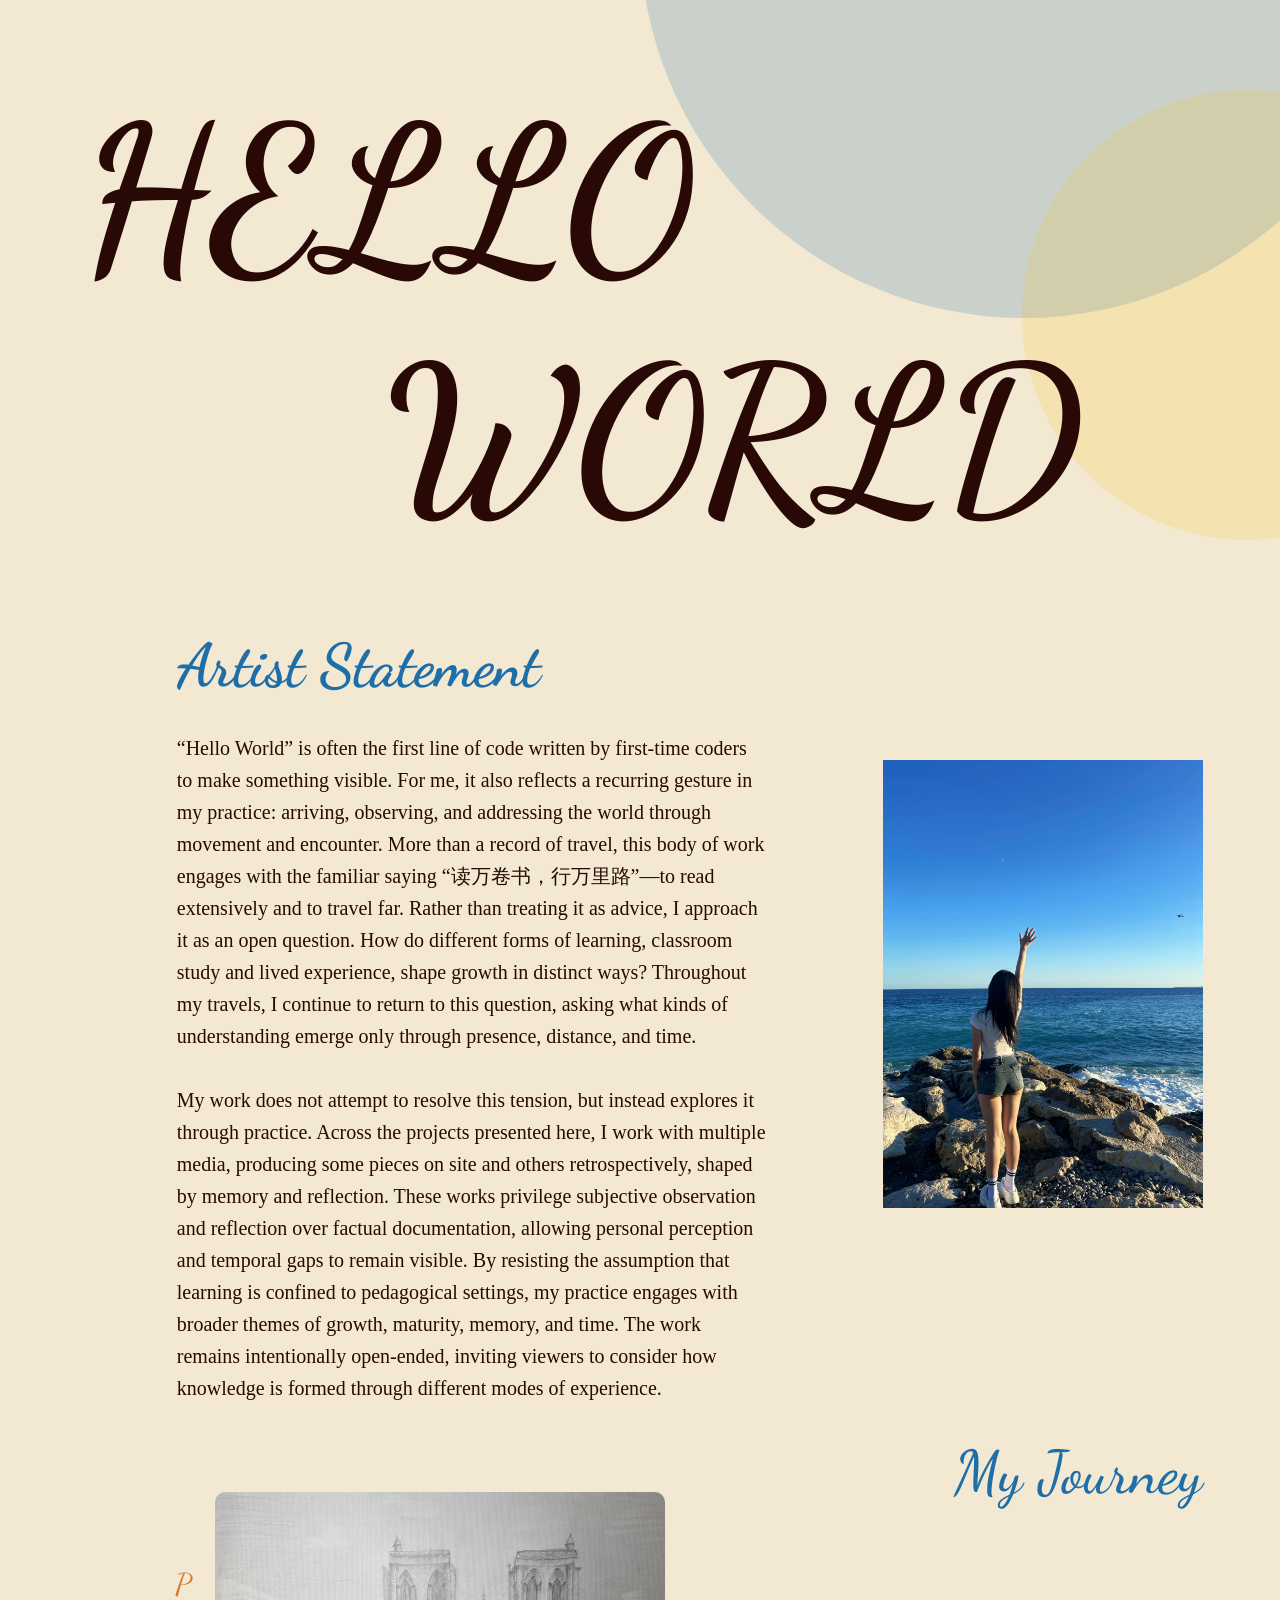
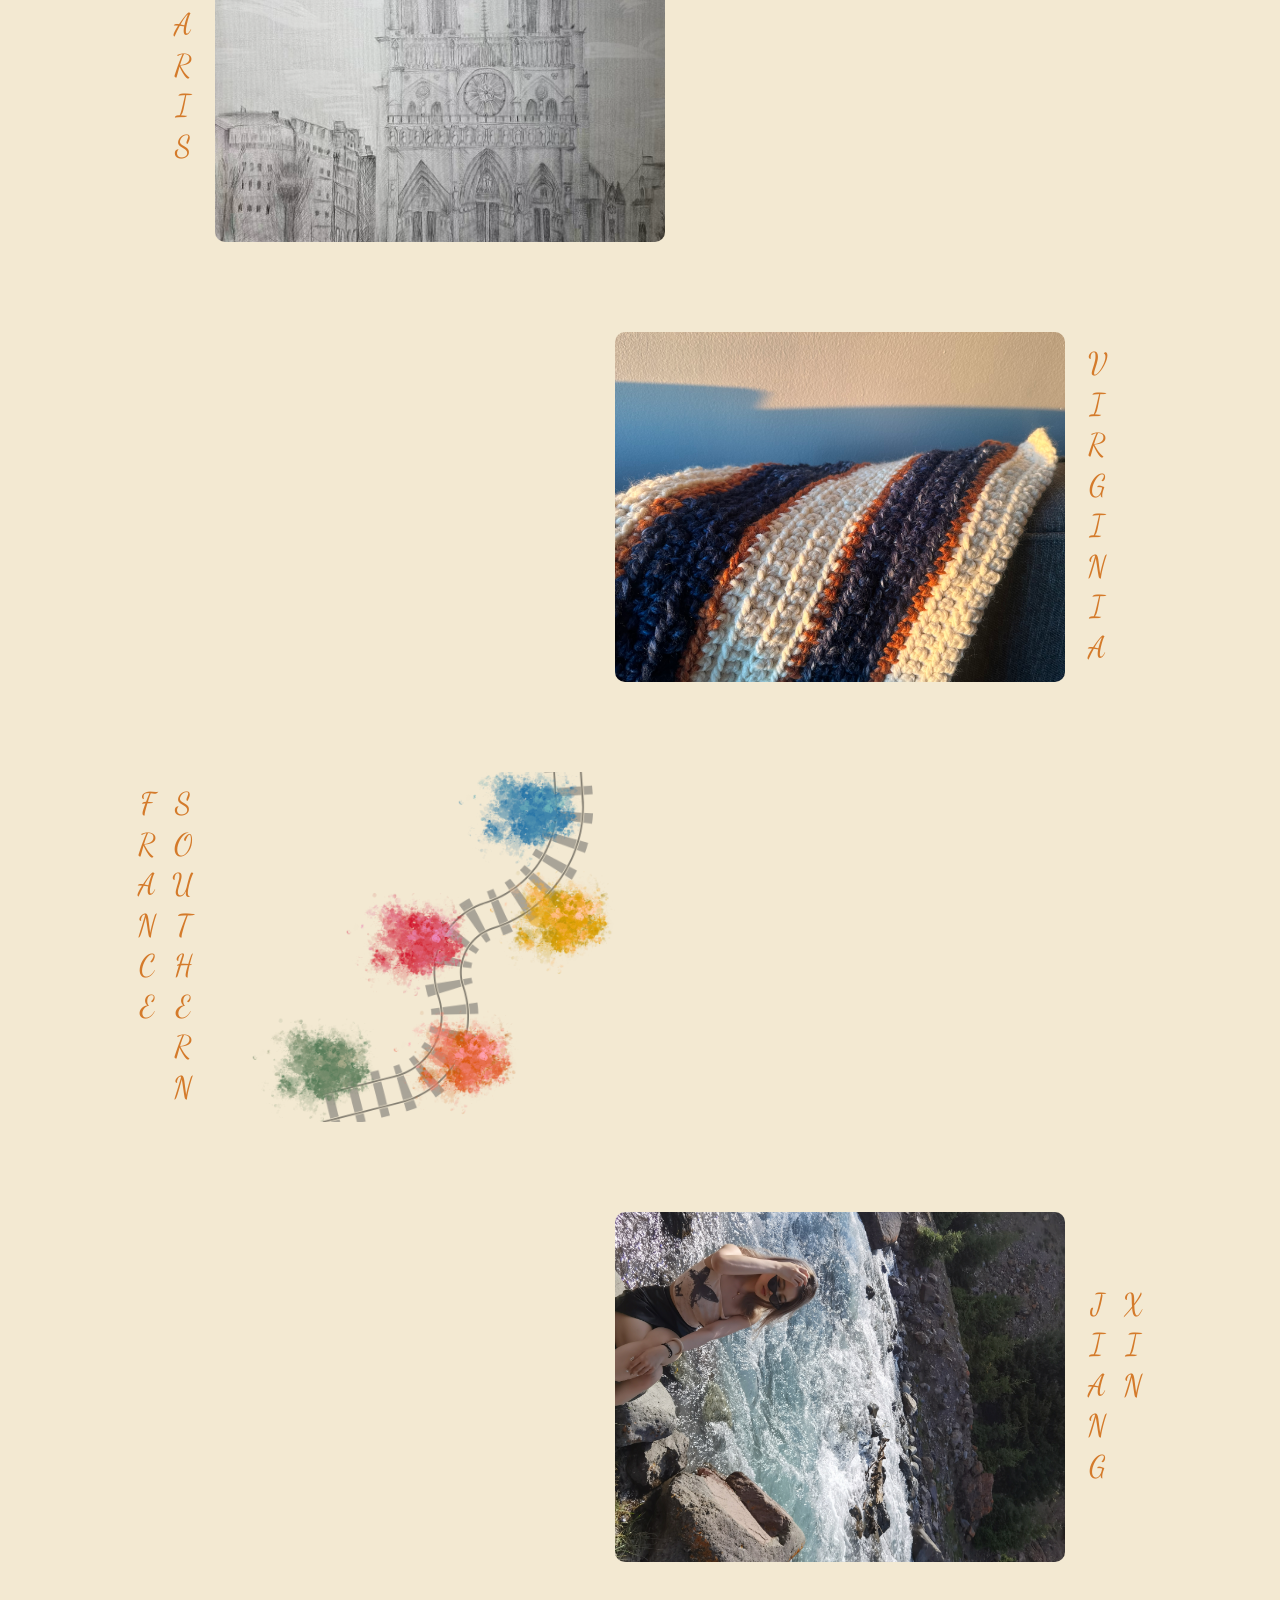
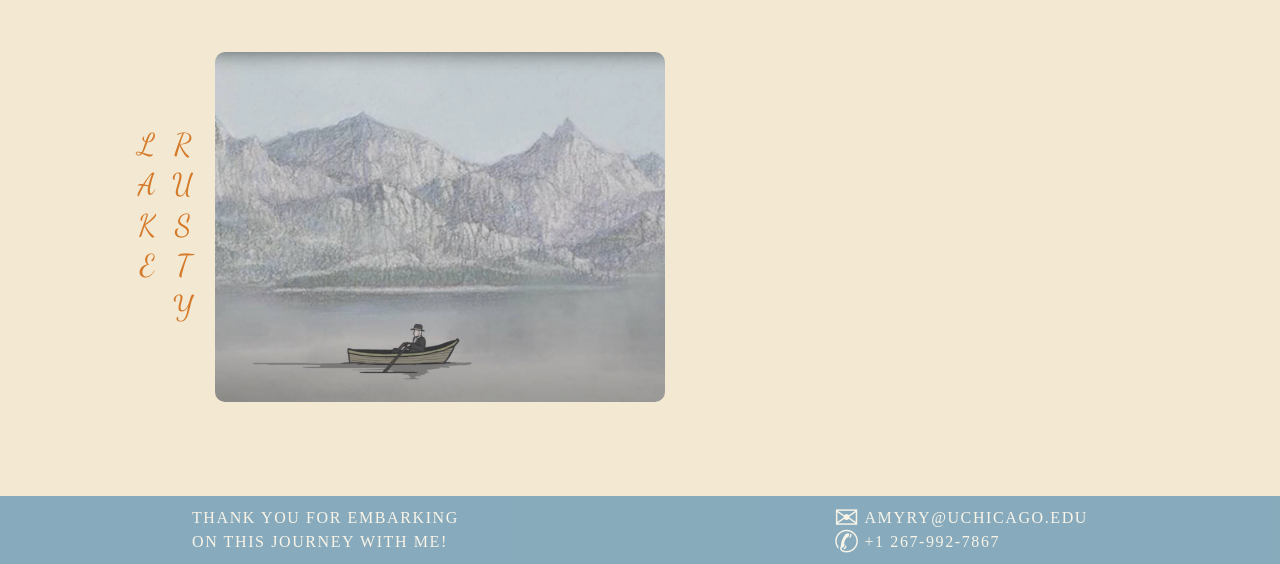
<file: index.html>
<!DOCTYPE html>
<html lang="en-US">
  <head>
    <meta charset="utf-8" />
    <meta name="viewport" content="width=device-width, initial-scale=1.0" />
    <meta name="author" content="Amy Ren" />
    <meta name="description" content="MADD Portfolio" />
    <title>HELLO WORLD</title>
    <link rel="stylesheet" href="styles.css" />
  </head>

  <body>
    <div class="blue-circle"></div>
    <div class="yellow-circle"></div>
    <div class="title">
      <h1 class="left">HELLO</h1>
      <h1 class="right">WORLD</h1>
    </div>

    <section class="artist">
      <h2>Artist Statement</h2>
      <p>
        “Hello World” is often the first line of code written by first-time coders to make something visible. For me, it also reflects a recurring gesture in my practice: arriving, observing, and addressing the world through movement and encounter. More than a record of travel, this body of work engages with the familiar saying “读万卷书，行万里路”—to read extensively and to travel far. Rather than treating it as advice, I approach it as an open question. How do different forms of learning, classroom study and lived experience, shape growth in distinct ways? Throughout my travels, I continue to return to this question, asking what kinds of understanding emerge only through presence, distance, and time.
        <br /><br />
        My work does not attempt to resolve this tension, but instead explores it through practice. Across the projects presented here, I work with multiple media, producing some pieces on site and others retrospectively, shaped by memory and reflection. These works privilege subjective observation and reflection over factual documentation, allowing personal perception and temporal gaps to remain visible. By resisting the assumption that learning is confined to pedagogical settings, my practice engages with broader themes of growth, maturity, memory, and time. The work remains intentionally open-ended, inviting viewers to consider how knowledge is formed through different modes of experience.
      </p>
      <img class="myimage" src="images/homepage.jpg" alt="my portrait" />
      <h2 class="myjourney-title">My Journey</h2>
    </section>

    <section class="journey">
      <div class="projects">
        <a href="paris/paris.html" class="project project-paris">
          <img src="images/paris1.png" alt="Paris" />
          <span class="label">PARIS</span>
        </a>
        <a href="virginia/virginia.html" class="project project-uva">
          <img src="images/uva1.jpeg" alt="UVA" />
          <span class="label">VIRGINIA</span>
        </a>
        <a href="sfrance/sfrance.html" class="project project-sfrance">
          <img src="images/sf0.png" alt="Southern France" />
          <span class="label">SOUTHERN <br /> FRANCE</span>
        </a>
        <a href="xjiang/xjiang.html" class="project project-xjiang">
          <img src="images/xj5.jpeg" alt="Xinjiang" />
          <span class="label">XIN <br /> JIANG</span>
        </a>
        <a href="rlake/rlake.html" class="project project-rlake">
          <img src="images/rlake1.png" alt="Rusty Lake" />
          <span class="label">RUSTY <br /> LAKE</span>
        </a>
      </div>
    </section>

    <footer class="site-footer">
      <div class="footer-inner">
        <div class="footer-note">THANK YOU FOR EMBARKING<br />ON THIS JOURNEY WITH ME!</div>
        <div class="footer-contact">
          <div class="contact-row">
            <span class="contact-icon">✉</span>
            <a href="mailto:amyry@uchicago.edu">AMYRY@UCHICAGO.EDU</a>
          </div>
          <div class="contact-row">
            <span class="contact-icon">✆</span>
            <a href="tel:+12679927867">+1 267-992-7867</a>
          </div>
        </div>
      </div>
    </footer>
  </body>
</html>
</file>
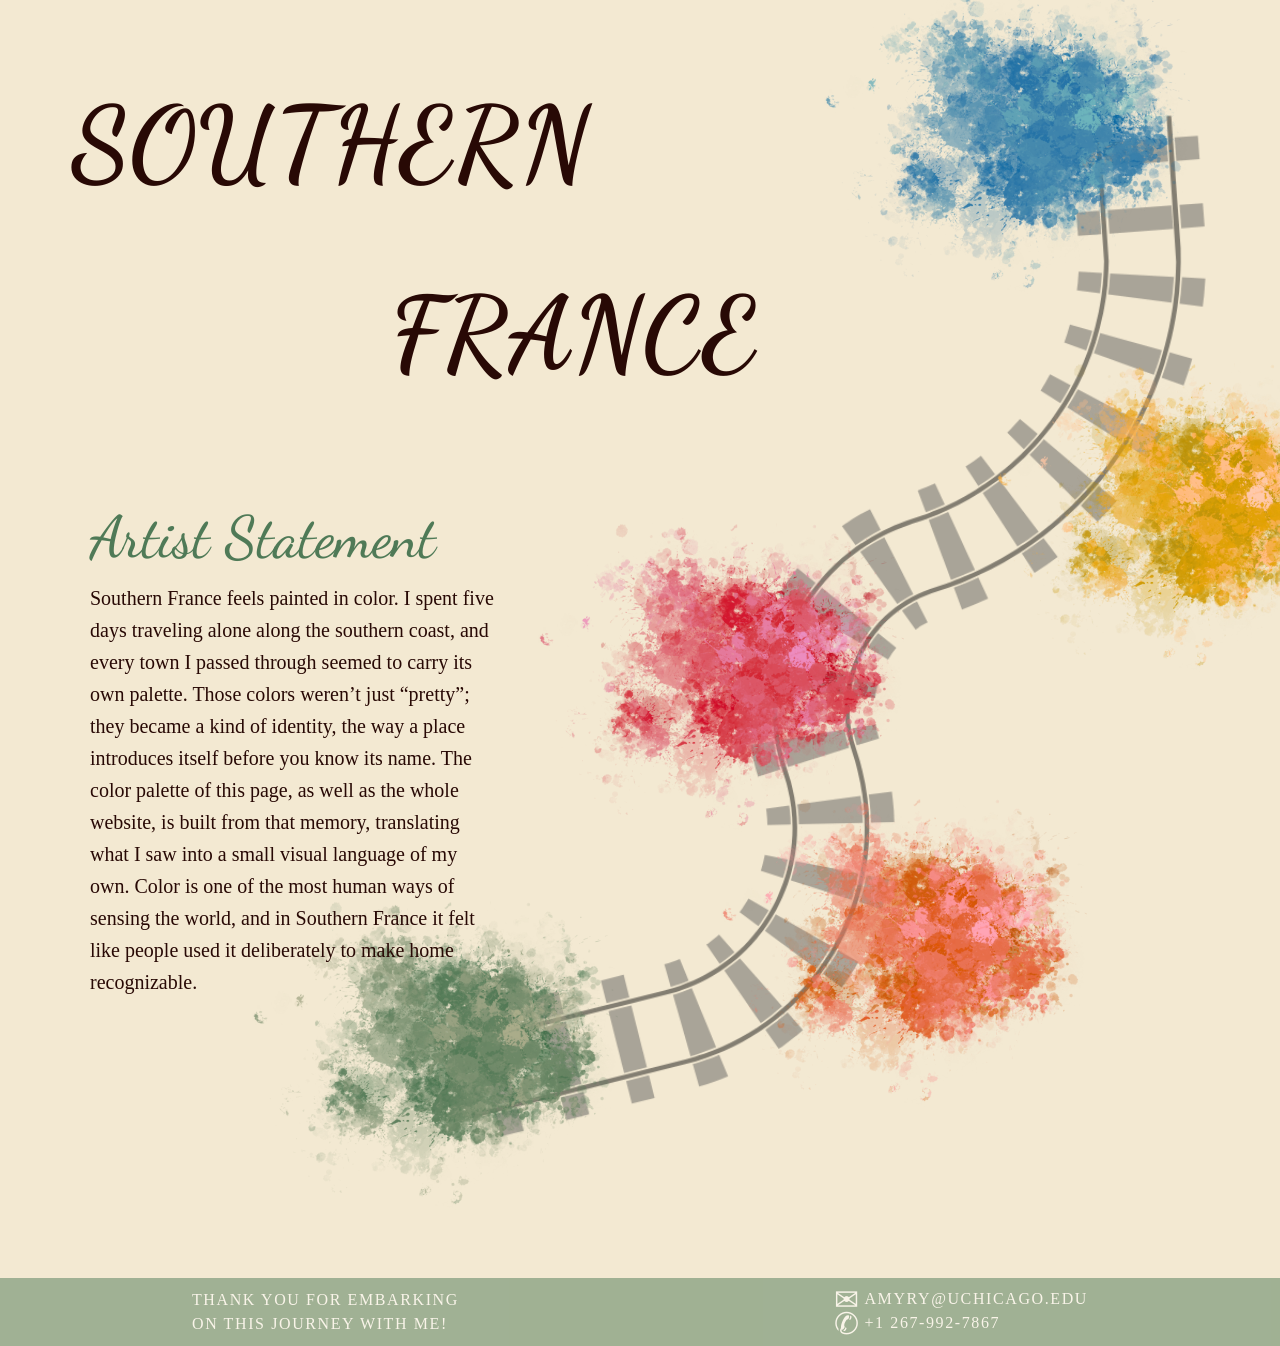
<file: sfrance/sfrance.html>
<!DOCTYPE html>
<html lang="en-US">
  <head>
    <meta charset="utf-8" />
    <meta name="viewport" content="width=device-width, initial-scale=1.0" />
    <title>SOUTHERN FRANCE</title>
    <link rel="stylesheet" href="sfrance.css?" />
  </head>

  <body>
    <main class="sf-stage">
      <div class="sf-inner">
        <section class="top">
          <div class="title">
            <h1 class="left">SOUTHERN</h1>
            <h1 class="right">FRANCE</h1>
          </div>
        </section>

        <div class="sf-canvas">
          <img class="sf-track" src="../images/sf1.png" alt="track" />
          <div class="sf-spots">
            <button class="spot spot-blue" type="button">
              <img src="../images/sf2.png" alt="blue splash" />
              <span class="spot-label">NICE</span>
            </button>
            <button class="spot spot-yellow" type="button">
              <img src="../images/sf3.png" alt="yellow splash" />
              <span class="spot-label">MENTO</span>
            </button>
            <button class="spot spot-red" type="button">
              <img src="../images/sf6.png" alt="red splash" />
              <span class="spot-label">MONACO</span>
            </button>
            <button class="spot spot-orange" type="button">
              <img src="../images/sf4.png" alt="orange splash" />
              <span class="spot-label">CANNES</span>
            </button>
            <button class="spot spot-green" type="button">
              <img src="../images/sf5.png" alt="green splash" />
              <span class="spot-label">ANTIBUS</span>
            </button>
          </div>

          <section class="sf-statement">
            <h2 class="sf-statement-title">Artist Statement</h2>
            <p class="sf-statement-p">
              Southern France feels painted in color. I spent five days traveling alone along the southern coast, and every town I passed through seemed to carry its own palette. Those colors weren’t just “pretty”; they became a kind of identity, the way a place introduces itself before you know its name. The color palette of this page, as well as the whole website, is built from that memory, translating what I saw into a small visual language of my own. Color is one of the most human ways of sensing the world, and in Southern France it felt like people used it deliberately to make home recognizable.
            </p>
          </section>
        </div>
      </div>
    </main>

    <footer class="site-footer">
      <div class="footer-inner">
        <div class="footer-note">THANK YOU FOR EMBARKING<br />ON THIS JOURNEY WITH ME!</div>
        <div class="footer-contact">
          <div class="contact-row"><span class="contact-icon">✉</span><a href="mailto:amyry@uchicago.edu">AMYRY@UCHICAGO.EDU</a></div>
          <div class="contact-row"><span class="contact-icon">✆</span><a href="tel:+12679927867">+1 267-992-7867</a></div>
        </div>
      </div>
    </footer>
  </body>
</html>
</file>
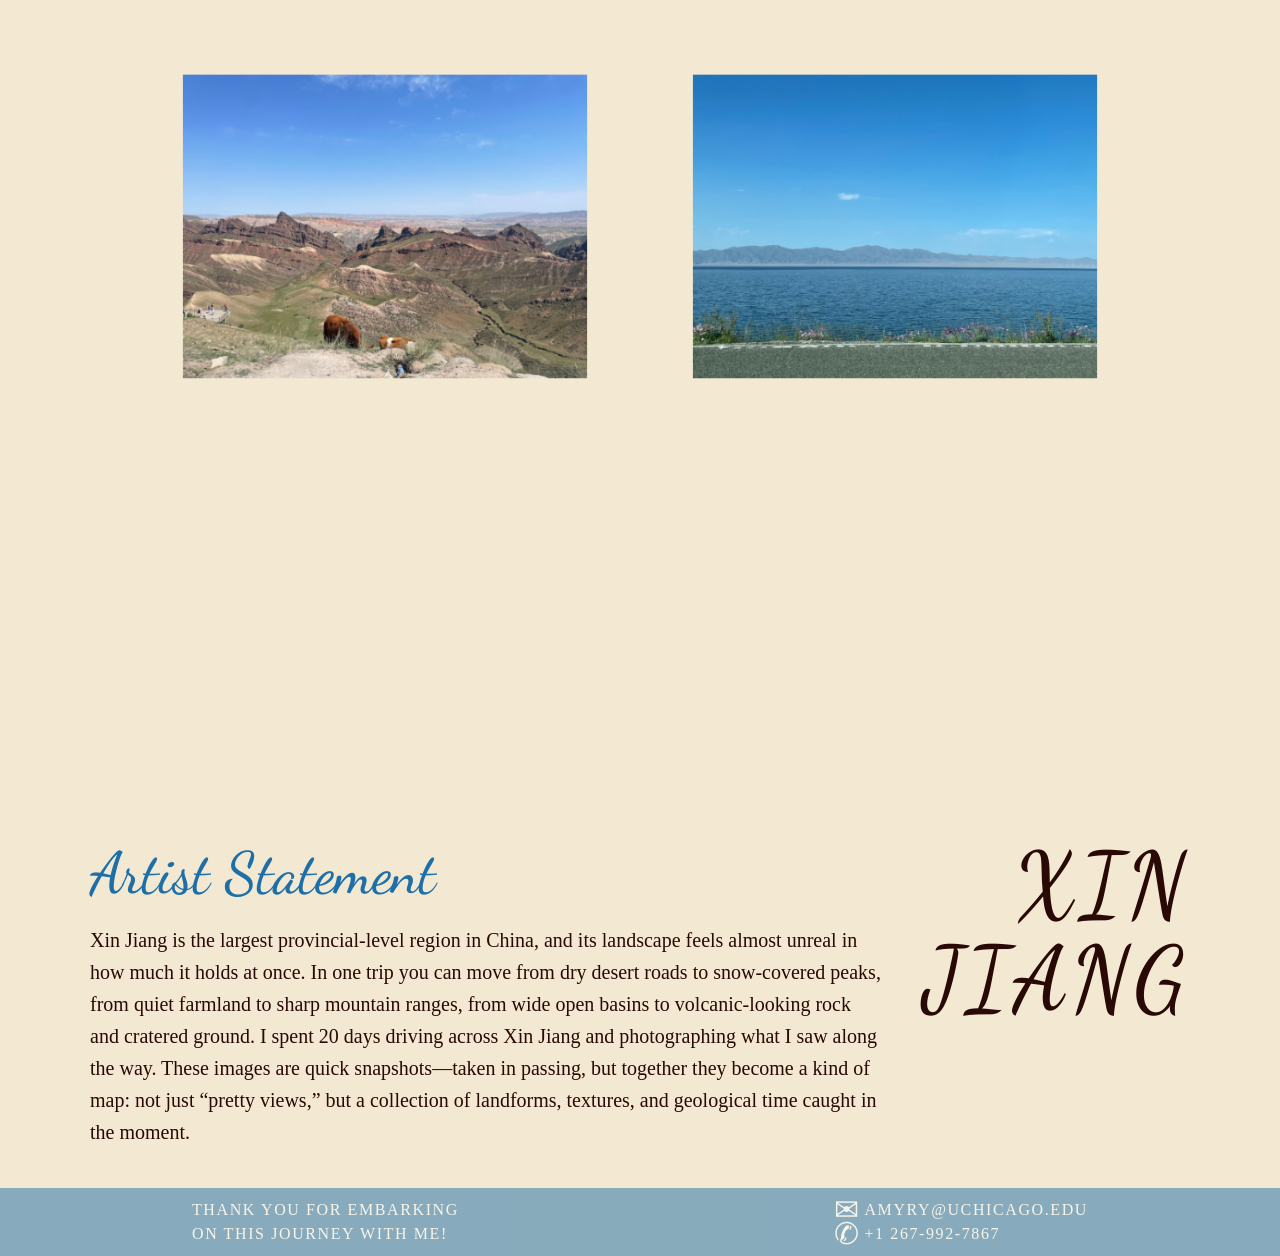
<file: xjiang/xjiang.html>
<!DOCTYPE html>
<html lang="en-US">
  <head>
    <meta charset="utf-8" />
    <meta name="viewport" content="width=device-width, initial-scale=1.0" />
    <title>XIN JIANG</title>
    <link rel="stylesheet" href="xjiang.css" />
  </head>

  <body>
    <main class="wrap">
      <section class="mosaic">
        <div class="mosaic-grid">
          <img class="tile tile-tl" src="../images/xj1.jpeg" alt="rock mountain" />
          <img class="tile tile-tr" src="../images/xj2.jpeg" alt="lake" />
          <img class="tile tile-bl" src="../images/xj3.jpeg" alt="dessert" />
          <img class="tile tile-br" src="../images/xj4.jpeg" alt="green mountain" />
          <img class="tile tile-center" src="../images/xj5.jpeg" alt="river" />
        </div>
      </section>

      <section class="lower">
        <div class="lower-left">
          <h2 class="script-title">Artist Statement</h2>
          <p class="statement-p">
            Xin Jiang is the largest provincial-level region in China, and its landscape feels almost unreal in how much it holds at once. In one trip you can move from dry desert roads to snow-covered peaks, from quiet farmland to sharp mountain ranges, from wide open basins to volcanic-looking rock and cratered ground. I spent 20 days driving across Xin Jiang and photographing what I saw along the way. These images are quick snapshots—taken in passing, but together they become a kind of map: not just “pretty views,” but a collection of landforms, textures, and geological time caught in the moment.
          </p>
        </div>
        <h1 class="page-title">XIN<br />JIANG</h1>
      </section>
    </main>

    <footer class="site-footer">
      <div class="footer-inner">
        <div class="footer-note">THANK YOU FOR EMBARKING<br />ON THIS JOURNEY WITH ME!</div>
        <div class="footer-contact">
          <div class="contact-row"><span class="contact-icon">✉</span><a href="mailto:amyry@uchicago.edu">AMYRY@UCHICAGO.EDU</a></div>
          <div class="contact-row"><span class="contact-icon">✆</span><a href="tel:+12679927867">+1 267-992-7867</a></div>
        </div>
      </div>
    </footer>

    <script src="xjiang.js"></script>
  </body>
</html>
</file>
<file: styles.css>
@import url("https://fonts.googleapis.com/css2?family=Dancing+Script:wght@400..700&display=swap");

:root {
  --ink: #280905;
  --bg: #f3e9d2;
  --blue: #1e6fa8;
  --yellow: #f4c42f;
  --side: clamp(16px, 6vw, 100px);
  --max: 1000px;
  --card-w: clamp(350px, 50vw, 450px);
  --card-h: clamp(250px, 40vw, 350px);
  --gap: clamp(90px, 10vh, 140px);
  --y1: clamp(140px, 18vh, 190px);
  --step: calc(var(--card-h) + var(--gap));
  --y2: calc(var(--y1) + var(--step));
  --y3: calc(var(--y1) + (var(--step) * 2));
  --y4: calc(var(--y1) + (var(--step) * 3));
  --y5: calc(var(--y1) + (var(--step) * 4));
  --xL: 30%;
  --xR: 70%;
}

html,
body {
  margin: 0;
  overflow-x: hidden;
}

body {
  font-family: "Dancing Script", Georgia, serif;
  color: var(--ink);
  background: var(--bg);
  position: relative;
}

h1 {
  margin: 0;
  font-size: 200px;
  line-height: 1.2;
}

h2 {
  margin: clamp(30px, 6vw, 60px) var(--side) clamp(12px, 3vw, 20px) var(--side);
  font-size: clamp(28px, 5vw, 60px);
  color: var(--blue);
}

p {
  margin: 10px var(--side) clamp(12px, 3vw, 18px) var(--side);
  max-width: 800px;
  font-size: clamp(16px, 2.2vw, 20px);
  line-height: 1.6;
  font-family: Georgia, serif;
}

.blue-circle,
.yellow-circle {
  position: absolute;
  border-radius: 50%;
  pointer-events: none;
  z-index: -1;
}

.blue-circle {
  top: -50vh;
  right: -10vw;
  width: clamp(420px, 60vw, 800px);
  height: clamp(420px, 60vw, 800px);
  background: var(--blue);
  opacity: 0.2;
}

.yellow-circle {
  top: 10vh;
  right: -15vw;
  width: clamp(250px, 40vw, 450px);
  height: clamp(250px, 40vw, 450px);
  background: var(--yellow);
  opacity: 0.2;
}

.title {
  margin: 80px 10px 10px 80px;
  width: 1000px;
  display: flex;
  flex-direction: column;
}

.left {
  align-self: flex-start;
}

.right {
  align-self: flex-end;
}

.artist {
  display: grid;
  grid-template-columns: minmax(0, 1fr) fit-content(clamp(220px, 30vw, 320px));
  column-gap: clamp(16px, 4vw, 40px);
  align-items: start;
  margin-left: 100px;
}

.artist h2 {
  grid-column: 1 / -1;
}

.artist p {
  grid-column: 1 / 2;
}

.myimage {
  grid-column: 2 / 3;
  width: clamp(220px, 30vw, 320px);
  height: clamp(300px, 35vw, 450px);
  object-fit: cover;
  margin-right: var(--side);
  margin-top: clamp(24px, 3vw, 44px);
  margin-left: 0;
}

.myjourney-title {
  grid-column: 2 / 3;
  justify-self: end;
  align-self: start;
  margin: clamp(15px, 2vw, 20px) var(--side) 0 0;
  text-align: right;
  font-weight: 500;
  line-height: 1.05;
}

.journey {
  padding-bottom: clamp(10px, 2.5vw, 24px);
}

.projects {
  position: relative;
  width: min(calc(100% - (var(--side) * 2)), var(--max));
  margin: 0 auto;
  min-height: calc(var(--y5) + (var(--card-h) / 2) + 70px);
}

.project {
  position: absolute;
  transform: translate(-50%, -50%);
  text-decoration: none;
  color: inherit;
}

.project img {
  width: var(--card-w);
  height: var(--card-h);
  display: block;
  object-fit: cover;
  border-radius: 10px;
}

.project:hover img {
  opacity: 0.8;
}

.label {
  position: absolute;
  top: 50%;
  transform: translateY(-50%);
  font-size: clamp(20px, 2.5vw, 30px);
  color: #d47a2a;
  letter-spacing: 0.15em;
  writing-mode: vertical-rl;
  text-orientation: upright;
  line-height: 1.2;
  font-weight: 100;
  white-space: nowrap;
}

.project-paris {
  left: var(--xL);
  top: var(--y1);
}

.project-uva {
  left: var(--xR);
  top: var(--y2);
}

.project-sfrance {
  left: var(--xL);
  top: var(--y3);
}

.project-xjiang {
  left: var(--xR);
  top: var(--y4);
}

.project-rlake {
  left: var(--xL);
  top: var(--y5);
}

.project-paris .label,
.project-sfrance .label,
.project-rlake .label {
  right: calc(100% + 14px);
}

.project-uva .label,
.project-xjiang .label {
  left: calc(100% + 14px);
}

.site-footer {
  background: #1e6fa8;
  opacity: 0.5;
}

.footer-inner {
  width: 70%;
  margin: 0 auto;
  padding: 10px;
  display: flex;
  align-items: center;
  justify-content: space-between;
}

.footer-note,
.footer-contact {
  font-family: Georgia, serif;
  color: #fff;
  font-size: 16px;
  letter-spacing: 0.1em;
  font-weight: 200;
  line-height: 1.5;
  text-transform: uppercase;
}


.footer-contact {
  display: flex;
  flex-direction: column;
  line-height: 0.8;
}

.contact-row {
  display: flex;
  gap: 10px;
  align-items: center;
}

.contact-icon {
  display: inline-block;
  width: 20px;
  font-size: 30px;
  color: #fff;
}

.footer-contact a {
  color: #fff;
  text-decoration: none;
}

.footer-contact a:hover {
  text-decoration: underline;
}
</file>
<file: sfrance/sfrance.css>
@import url("https://fonts.googleapis.com/css2?family=Dancing+Script:wght@400..700&display=swap");

:root {
  --ink: #280905;
  --bg: #f3e9d2;
  --blue: #4f7a57;
  --side: clamp(16px, 6vw, 100px);
  --top: clamp(40px, 8vw, 80px);
  --max: 1100px;
  --titleSize: clamp(60px, 8vw, 120px);
  --board: clamp(560px, 66vw, 980px);
  --spot: clamp(160px, 18vw, 250px);
  --nice: #1e6fa8;
  --mento: #f4c42f;
  --monaco: #d62929;
  --cannes: #e86a1d;
  --antibus: #4f7a57;
}

html,
body {
  margin: 0;
  padding: 0;
  overflow-x: hidden;
}

body {
  background: var(--bg);
  color: var(--ink);
  font-family: Georgia, serif;
}

.sf-inner {
  width: min(calc(100% - (var(--side) * 2)), var(--max));
  margin: 0 auto;
  padding: 0 0 2px;
}

.title {
  margin: 50px 0 0 300px;
  width: 200px;
  display: flex;
  flex-direction: column;
  font-family: "Dancing Script", Georgia, serif;
  font-weight: 200;
  line-height: 0.2;
  letter-spacing: 0.08em;
}

.title h1 {
  font-size: var(--titleSize);
}

.left {
  align-self: flex-end;
}

.right {
  align-self: flex-start;
}

.sf-canvas {
  position: relative;
  min-height: var(--board);
}

.sf-track {
  position: absolute;
  right: clamp(-220px, -120vw, -120px);
  top: clamp(-350px, -40vmin, -250px);
  width: calc(var(--board) + 250px);
  height: auto;
  display: block;
  pointer-events: none;
  user-select: none;
  z-index: 1;
}

.sf-spots {
  position: absolute;
  right: clamp(-150px, -50vw, -50px);
  top: clamp(-350px, -40vmin, -250px);
  width: calc(var(--board) + 300px);
  aspect-ratio: 1/1;
  z-index: 2;
}

.spot {
  position: absolute;
  width: var(--spot);
  padding: 0;
  border: 0;
  background: transparent;
  transform: translate(-50%, -50%);
}

.spot img {
  width: 165%;
  height: auto;
  display: block;
  transition: opacity 180ms ease;
}

.spot:hover img {
  opacity: 0.3;
}

.spot-label {
  position: absolute;
  inset: 0;
  display: grid;
  place-items: center right;
  font-family: "Dancing Script", serif;
  font-weight: 800;
  font-size: clamp(30px, 4vmin, 50px);
  letter-spacing: 0.12em;
  text-transform: uppercase;
  opacity: 0;
  transition: opacity 180ms ease;
  pointer-events: none;
}

.spot:hover .spot-label {
  opacity: 1;
}

.spot-blue {
  left: 65%;
  top: 5%;
}

.spot-blue .spot-label {
  color: var(--nice);
}

.spot-yellow {
  left: 80%;
  top: 38%;
}

.spot-yellow .spot-label {
  color: var(--mento);
}

.spot-red {
  left: 40%;
  top: 52%;
}

.spot-red .spot-label {
  color: var(--monaco);
}

.spot-orange {
  left: 56%;
  top: 76%;
}

.spot-orange .spot-label {
  color: var(--cannes);
}

.spot-green {
  left: 15%;
  top: 85%;
}

.spot-green .spot-label {
  color: var(--antibus);
}

.sf-statement {
  position: absolute;
  left: 0;
  top: clamp(6px, 8vmin, 100px);
  width: clamp(280px, 32vw, 420px);
  z-index: 3;
}

.sf-statement-title {
  margin: 0 0 10px 0;
  font-family: "Dancing Script", Georgia, serif;
  font-size: clamp(34px, 4.6vw, 58px);
  color: var(--blue);
  font-weight: 500;
  text-align: left;
}

.sf-statement-p {
  margin: 0;
  font-size: clamp(16px, 2.2vw, 20px);
  line-height: 1.6;
  font-family: Georgia, serif;
  max-width: 800px;
}

.site-footer {
  background: #4f7a57;
  opacity: 0.5;
}

.footer-inner {
  width: 70%;
  margin: 0 auto;
  padding: 10px;
  display: flex;
  align-items: center;
  justify-content: space-between;
}

.footer-note,
.footer-contact {
  font-family: Georgia, serif;
  color: #fff;
  font-size: 16px;
  letter-spacing: 0.1em;
  font-weight: 200;
  line-height: 1.5;
  text-transform: uppercase;
}

.footer-contact {
  display: flex;
  flex-direction: column;
  line-height: 0.8;
}

.contact-row {
  display: flex;
  gap: 10px;
  align-items: center;
}

.contact-icon {
  display: inline-block;
  width: 20px;
  font-size: 30px;
  color: #fff;
}

.footer-contact a {
  color: #fff;
  text-decoration: none;
}

.footer-contact a:hover {
  text-decoration: underline;
}
</file>
<file: xjiang/xjiang.css>
@import url("https://fonts.googleapis.com/css2?family=Dancing+Script:wght@400..700&display=swap");

:root {
  --ink: #280905;
  --bg: #f3e9d2;
  --blue: #1e6fa8;
  --side: clamp(16px, 6vw, 100px);
  --max: 1100px;
  --tileGap: clamp(30px, 8vw, 40px);
  --imgRatio: 4 / 3;
}


html,
body {
  margin: 0;
  padding: 0;
  box-sizing: border-box;
  overflow-x: hidden;
}

body {
  background: var(--bg);
  color: var(--ink);
  font-family: Georgia, serif;
}

.wrap {
  width: min(calc(100% - (var(--side) * 2)), var(--max));
  margin: 0 auto;
  padding: clamp(22px, 4vw, 40px) 0;
}

.mosaic-grid {
  position: relative;
  width: min(100%, 980px);
  margin: 0 auto;
  display: grid;
  grid-template-columns: 1fr 1fr;
  gap: var(--tileGap);
  padding-top: clamp(6px, 1vw, 10px);
  overflow: visible;
  --tileW: calc((100% - var(--tileGap)) / 2);
}

.tile {
  width: 100%;
  aspect-ratio: var(--imgRatio);
  object-fit: cover;
  object-position: center;
  display: block;
  background: var(--bg);
  opacity: 0;
  transform: translate(0, 0) scale(0.86);
  transition: transform 760ms cubic-bezier(0.2, 0.8, 0.2, 1), opacity 760ms ease;
  will-change: transform, opacity;
}

.tile-tl {
  transform: translate(-30vw, -30vh) scale(0.86);
}

.tile-tr {
  transform: translate(30vw, -30vh) scale(0.86);
}

.tile-bl {
  transform: translate(-30vw, 30vh) scale(0.86);
}

.tile-br {
  transform: translate(30vw, 30vh) scale(0.86);
}

.tile-center {
  position: absolute;
  left: 50%;
  top: 50%;
  width: calc(var(--tileW) * 0.7);
  aspect-ratio: 3 / 4;
  object-fit: cover;
  object-position: center;
  display: block;
  transform: translate(-50%, -50%) scale(0.86);
  opacity: 0;
  z-index: 3;
  transition: transform 760ms cubic-bezier(0.2, 0.8, 0.2, 1), opacity 760ms ease;
  will-change: transform, opacity;
}

.tile.in {
  opacity: 1;
  transform: translate(0, 0) scale(0.86);
}

.tile-center.show {
  opacity: 1;
  transform: translate(-50%, -50%) scale(0.86);
}

.lower {
  margin-top: clamp(24px, 5vw, 44px);
  display: grid;
  grid-template-columns: 1fr auto;
  align-items: start;
  gap: clamp(18px, 4vw, 40px);
}

.script-title {
  margin: 0 0 16px 0;
  font-family: "Dancing Script", Georgia, serif;
  font-size: clamp(34px, 4.6vw, 58px);
  color: var(--blue);
  font-weight: 500;
}

.statement-p {
  margin: 0;
  max-width: 800px;
  font-size: clamp(16px, 2.2vw, 20px);
  line-height: 1.6;
}

.page-title {
  margin: 0;
  font-family: "Dancing Script", Georgia, serif;
  font-size: clamp(54px, 7vw, 90px);
  font-weight: 500;
  line-height: 1.05;
  text-align: right;
  letter-spacing: 0.06em;
}

.site-footer {
  background: #1e6fa8;
  opacity: 0.5;
}

.footer-inner {
  width: 70%;
  margin: 0 auto;
  padding: 10px;
  display: flex;
  align-items: center;
  justify-content: space-between;
}

.footer-note,
.footer-contact {
  font-family: Georgia, serif;
  color: #fff;
  font-size: 16px;
  letter-spacing: 0.1em;
  font-weight: 200;
  line-height: 1.5;
  text-transform: uppercase;
}

.footer-contact {
  display: flex;
  flex-direction: column;
  line-height: 0.8;
}

.contact-row {
  display: flex;
  gap: 10px;
  align-items: center;
}

.contact-icon {
  display: inline-block;
  width: 20px;
  font-size: 30px;
  color: #fff;
}

.footer-contact a {
  color: #fff;
  text-decoration: none;
}

.footer-contact a:hover {
  text-decoration: underline;
}
</file>
